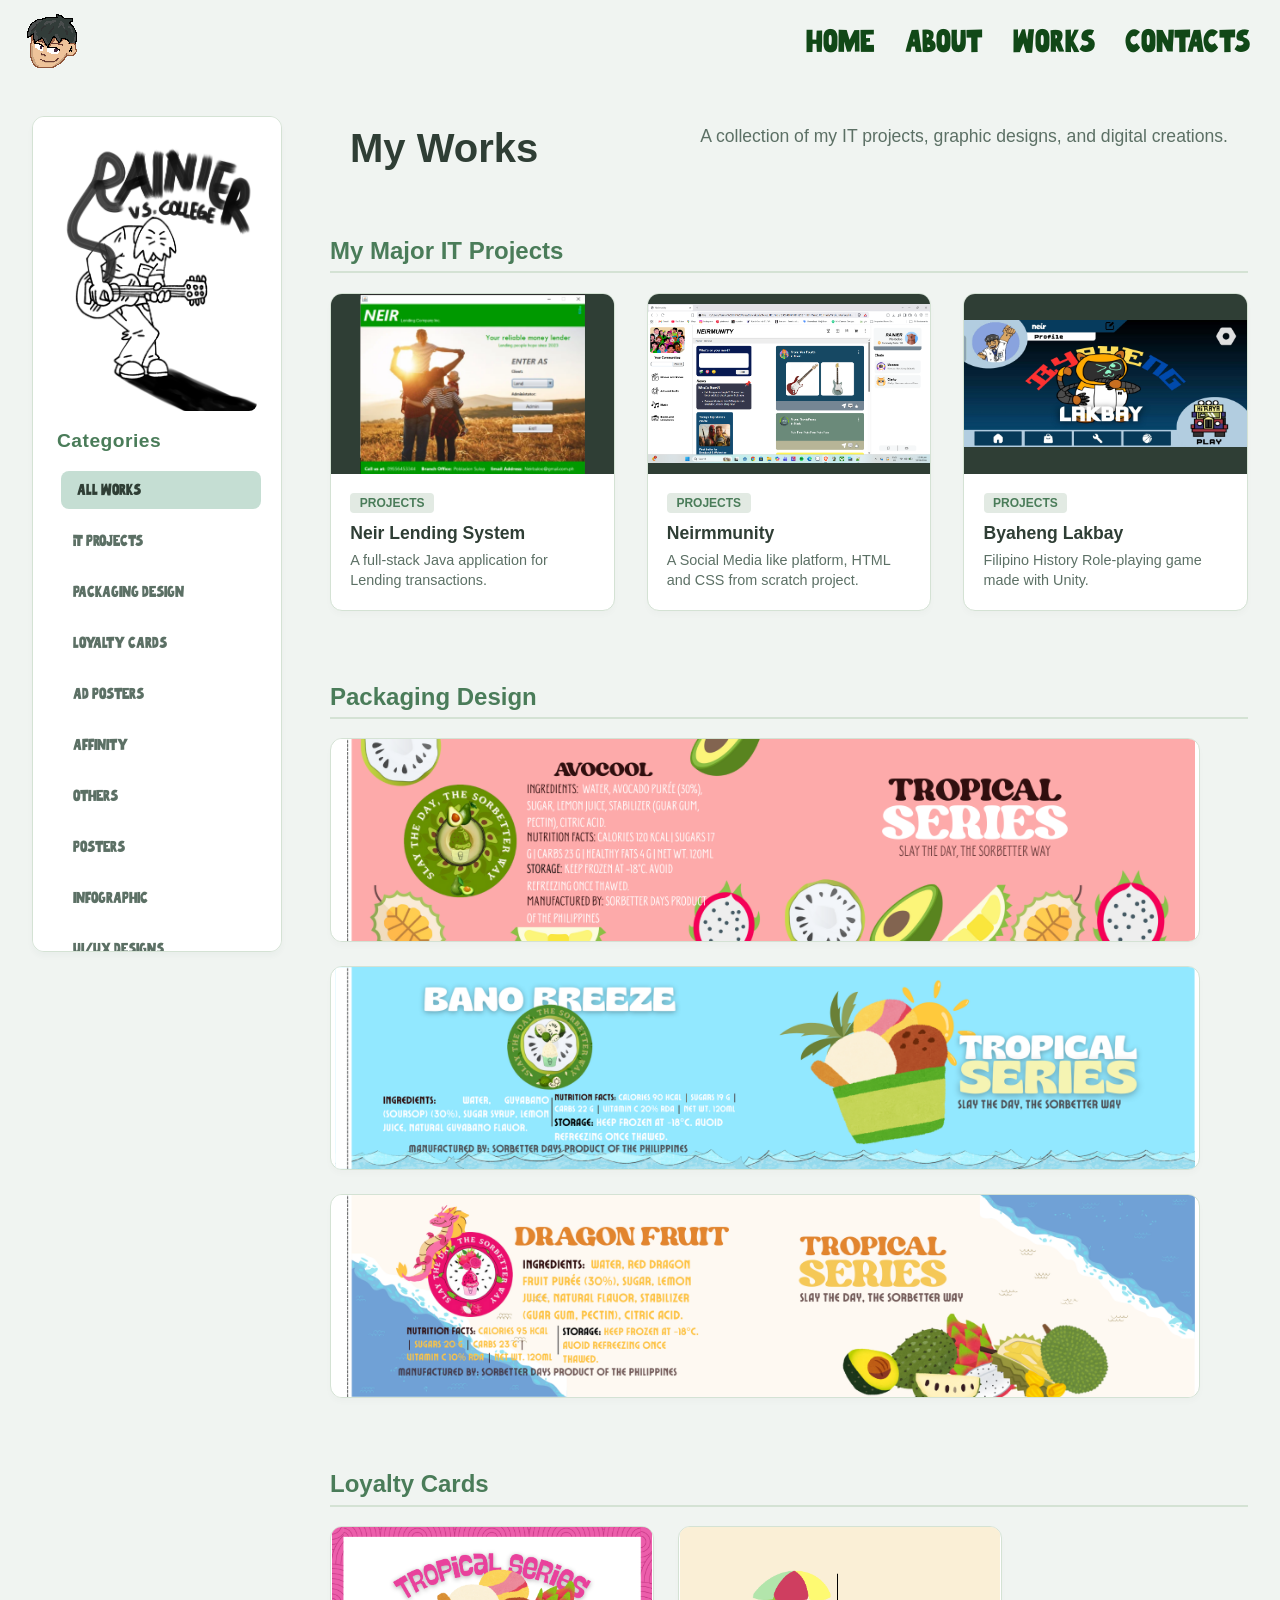
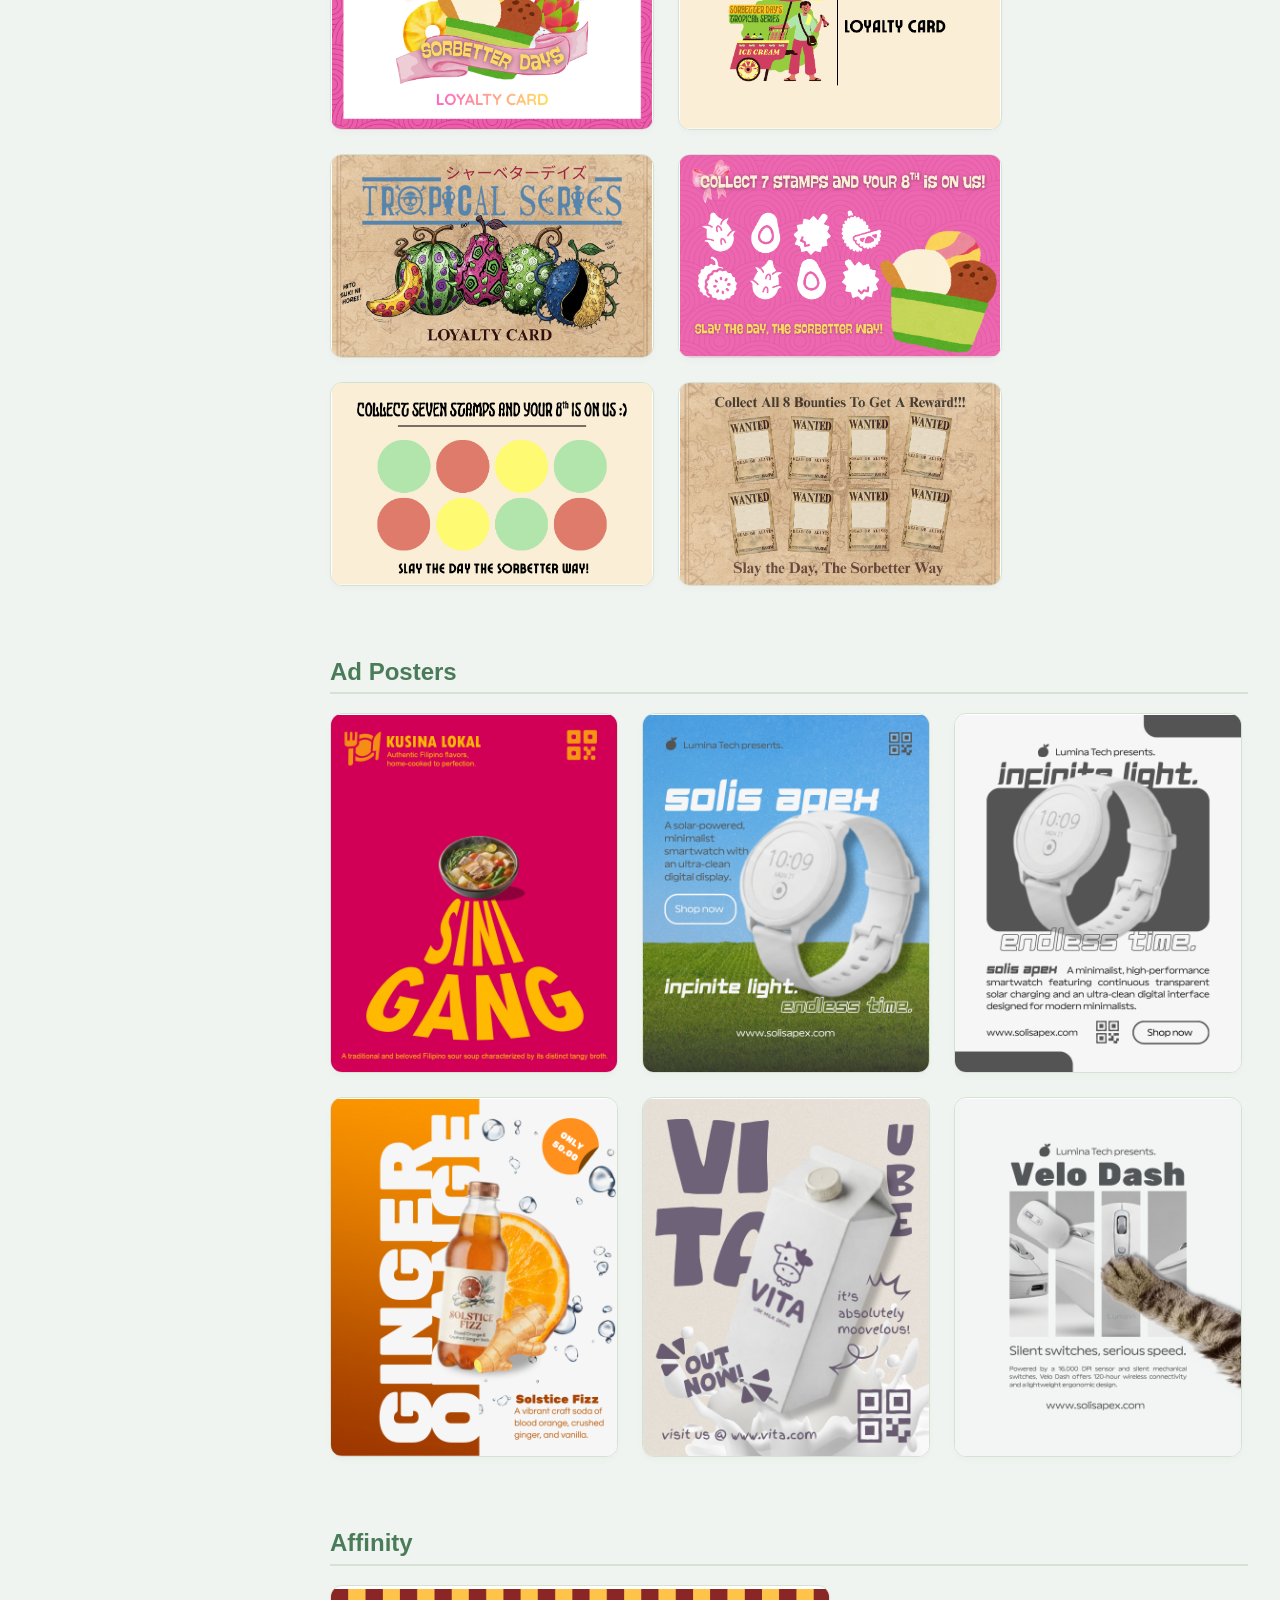
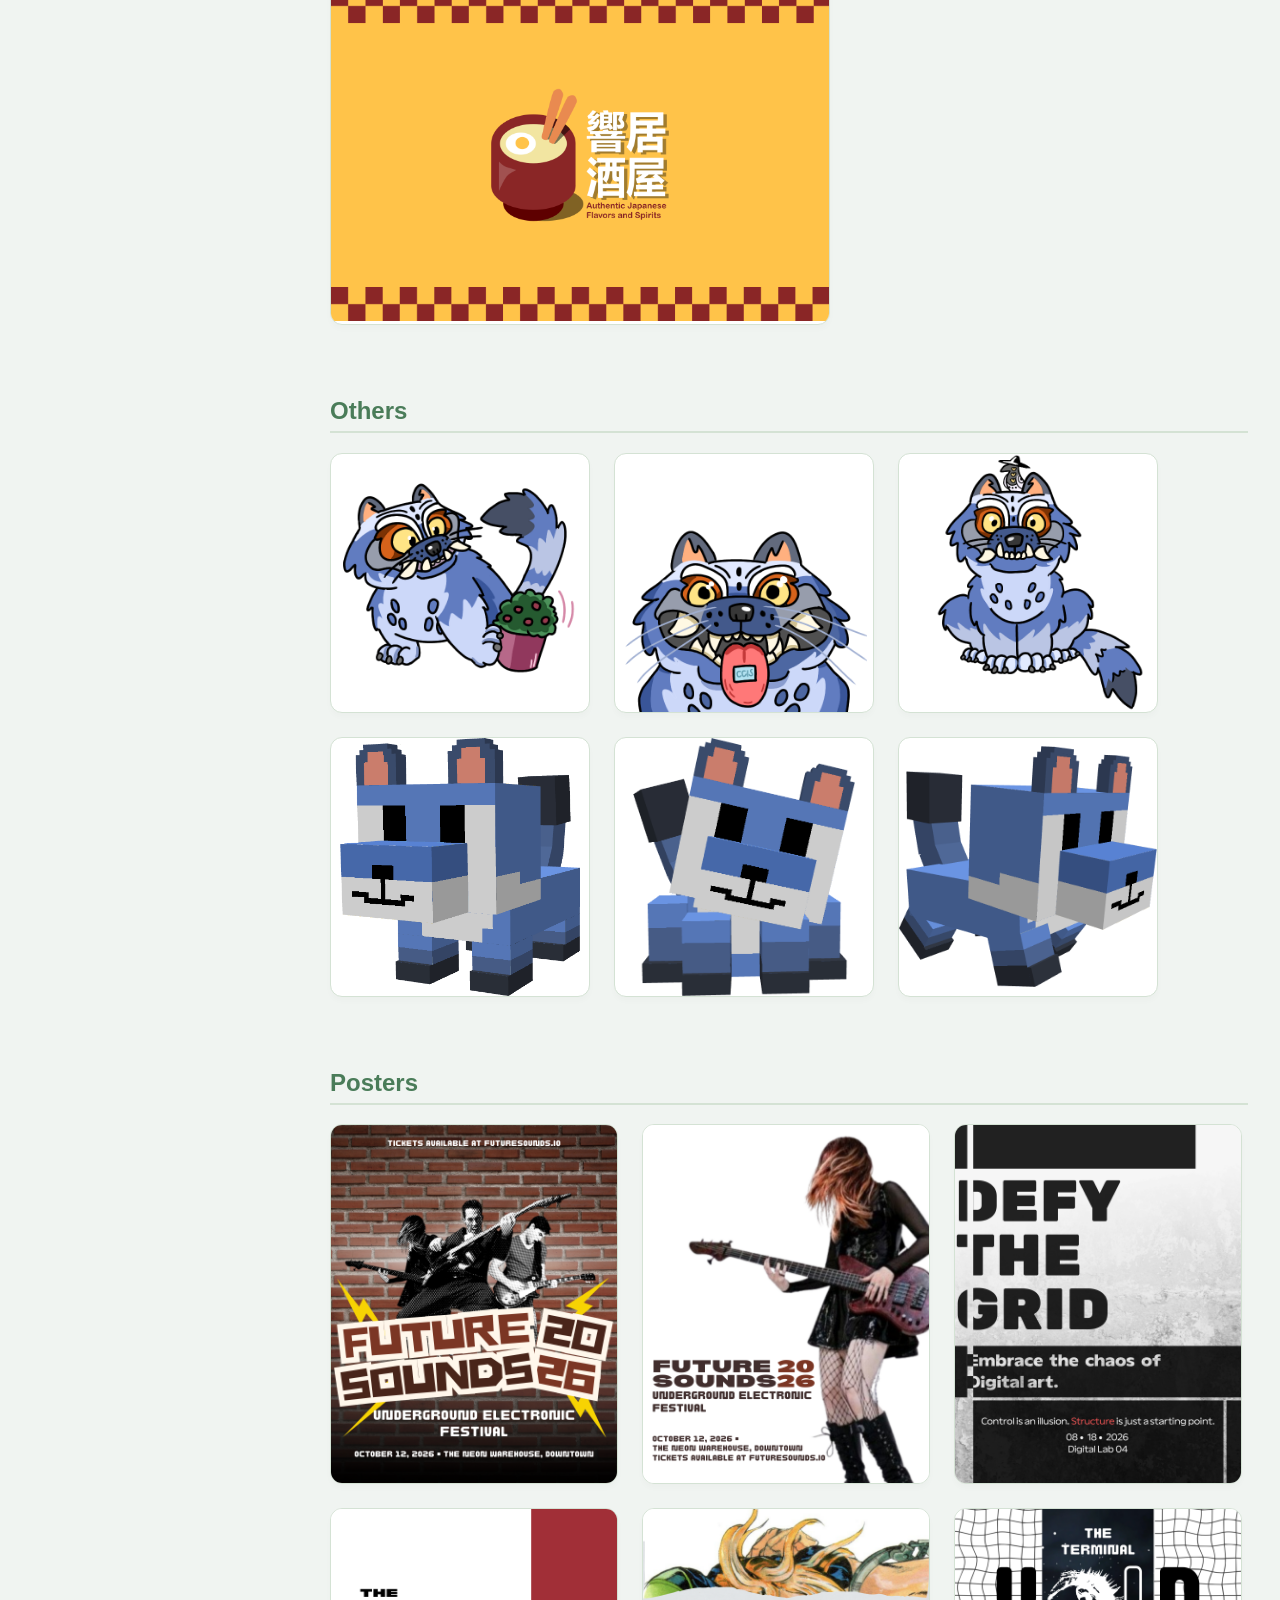
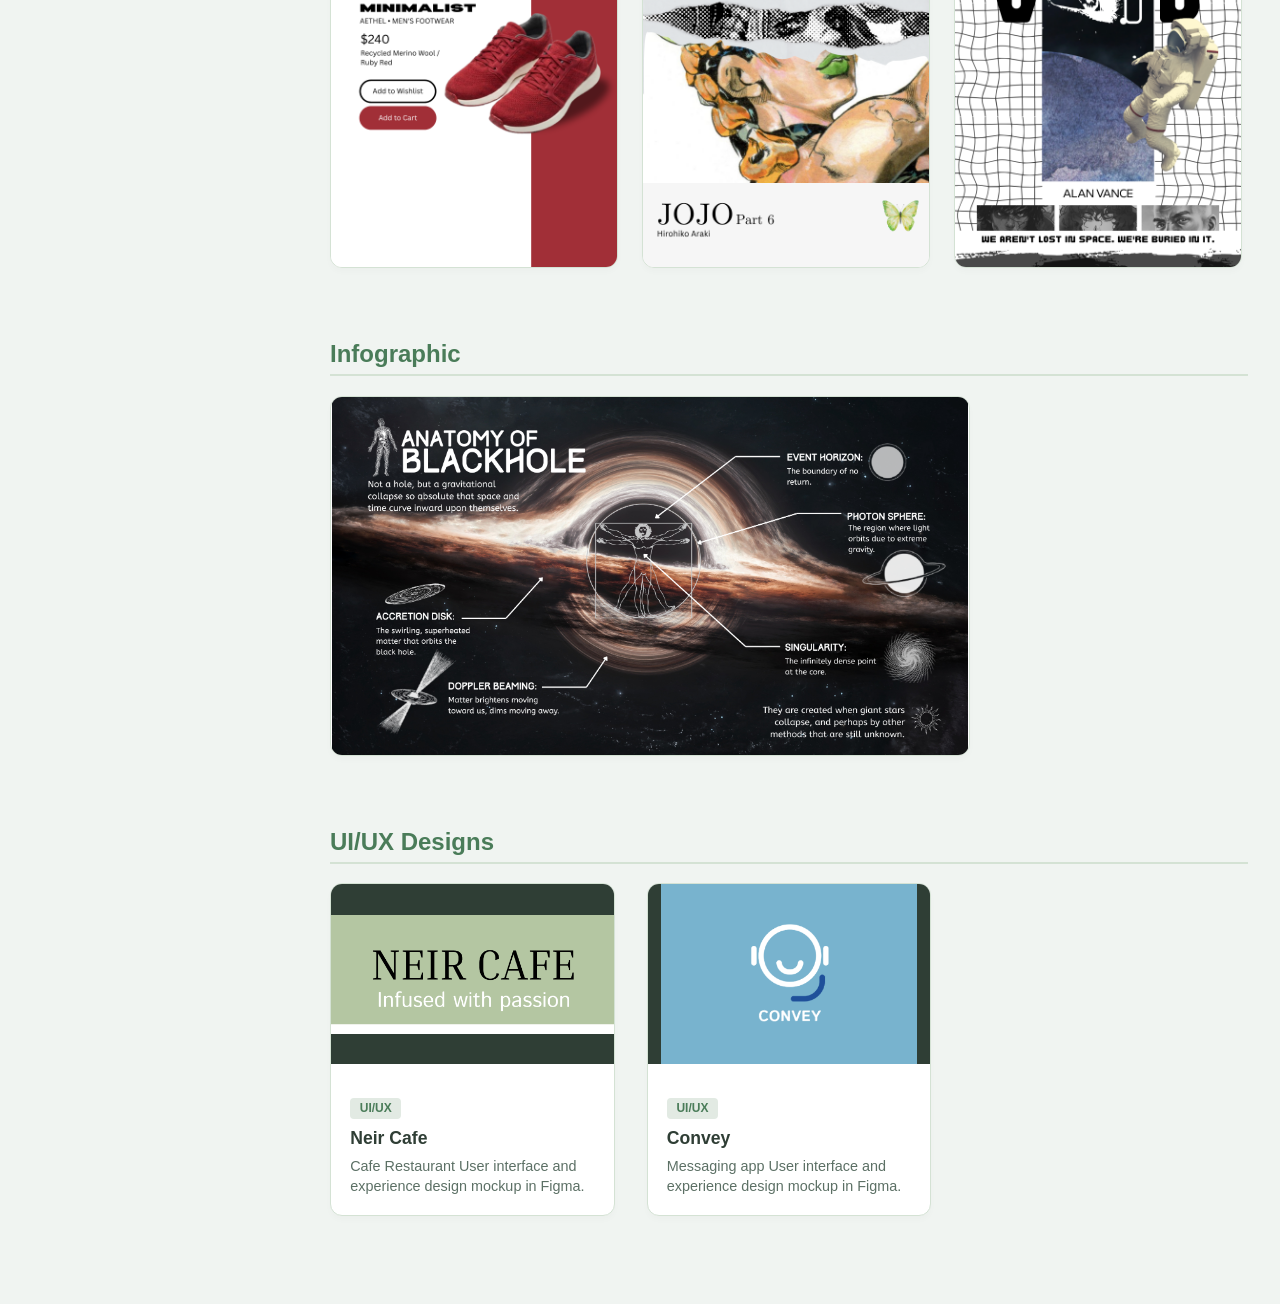
<file: works.html>
<!DOCTYPE html>
<html lang="en">
<head>
    <meta charset="UTF-8">
    <meta name="viewport" content="width=device-width, initial-scale=1.0">
    <title>My Works - Portfolio</title>
    <link rel="stylesheet" href="css/workstyles.css">
	<link rel="icon" href="images/Icon.png">
</head>
<body>

	<header>
			<image class = "NavIcon" src = "images/NeirIcon.png"></image>
			<nav>
				<a href = "index.html">Home</a>
				<a href = "about.html">About</a>
				<a href = "works.html">Works</a>
				<a href = "Contacts.html">Contacts</a>
			</nav>
	</header>

    <div class="portfolio-container">
		
        <!-- Left Sidebar: Clickable Sub-categories -->
        <aside class="sidebar">
		
			<div class="sidebar-image">
                <img src="images/sidebarpfp.png" alt="Portfolio Logo or Profile">
            </div>
			
            <h2 class="sidebar-title">Categories</h2>
            <ul class="category-list">
                <li><a href="#all" class="category-link active">All Works</a></li>
                <li><a href="#projects" class="category-link">IT Projects</a></li>
				<li><a href="#packaging" class="category-link">Packaging Design</a></li>
				<li><a href="#loyalty-cards" class="category-link">Loyalty Cards</a></li>
				<li><a href="#adposters" class="category-link">Ad Posters</a></li>
				<li><a href="#affinity" class="category-link">Affinity</a></li>
				<li><a href="#others" class="category-link">Others</a></li>
                <li><a href="#posters" class="category-link">Posters</a></li>
				<li><a href="#infographic" class="category-link">Infographic</a></li>
                <li><a href="#ui-ux" class="category-link">UI/UX Designs</a></li>
            </ul>
        </aside>

        <!-- Right Main Content: Stacked & Scrollable Sections -->
        <main class="main-content">
            <header class="content-header" id="all">
                <h1>My Works</h1>
                <p>A collection of my IT projects, graphic designs, and digital creations.</p>
            </header>

            <!-- Section: IT Projects -->
            <section id="projects" class="work-section">
                <h2>My Major IT Projects</h2>
                <div class="works-grid">
                    <div class="work-card">
                        <!-- Replace 'images/project1.jpg' with your actual image path -->
                        <div class="work-image">
                            <img src="images/LendingSystem.png" alt="Lending System Preview">
                        </div>
                        <div class="work-info">
                            <span class="tag">Projects</span>
                            <h3>Neir Lending System</h3>
                            <p>A full-stack Java application for Lending transactions.</p>
                        </div>
                    </div>
                    <div class="work-card">
                        <div class="work-image">
                            <img src="images/Neirmmunity.png" alt="Task Automation Tool Preview">
                        </div>
                        <div class="work-info">
                            <span class="tag">Projects</span>
                            <h3>Neirmmunity</h3>
                            <p>A Social Media like platform, HTML and CSS from scratch project.</p>
                        </div>
                    </div>
					 <div class="work-card">
                        <div class="work-image">
                            <img src="images/Capstone.jpg" alt="Task Automation Tool Preview">
                        </div>
                        <div class="work-info">
                            <span class="tag">Projects</span>
                            <h3>Byaheng Lakbay</h3>
                            <p>Filipino History Role-playing game made with Unity.</p>
                        </div>
                    </div>
                </div>
            </section>
			
			<!-- Section: Packaging Designs -->
            <section id="packaging" class="work-section">
                <h2>Packaging Design</h2>
                <div class="packaging-stack">
                    <!-- Packaging Item 1 -->
                    <div class="packaging-card">
                        <img src="images/packaging1.png" alt="Packaging Design 1">
                    </div>
                    <!-- Packaging Item 2 -->
                    <div class="packaging-card">
                        <img src="images/packaging2.png" alt="Packaging Design 2">
                    </div>
                    <!-- Packaging Item 3 -->
                    <div class="packaging-card">
                        <img src="images/packaging3.png" alt="Packaging Design 3">
                    </div>
                </div>
            </section>
			
			<!-- Section: Loyalty Cards -->
            <section id="loyalty-cards" class="work-section">
                <h2>Loyalty Cards</h2>
                <div class="loyalty-row">
                    <!-- Card 1 -->
                    <div class="loyalty-card">
                        <img src="images/loyalty1.png" alt="Loyalty Card Design 1">
                    </div>
                    <!-- Card 4 -->
                    <div class="loyalty-card">
                        <img src="images/loyalty4.png" alt="Loyalty Card Design 4">
                    </div>
                    <!-- Card 3 -->
                    <div class="loyalty-card">
                        <img src="images/loyalty3.png" alt="Loyalty Card Design 3">
                    </div>
					
					
					<!-- Card Back 1 -->
                    <div class="loyalty-card">
                        <img src="images/loyaltyBack1.png" alt="Loyalty Card Design 1">
                    </div>
                   <!-- Card Back 4 -->
                    <div class="loyalty-card">
                        <img src="images/loyaltyBack4.png" alt="Loyalty Card Design 4">
                    </div>
                    <!-- Card Back 3 -->
                    <div class="loyalty-card">
                        <img src="images/loyaltyBack3.png" alt="Loyalty Card Design 3">
                    </div>	
                </div>
            </section>
			
			 <!-- Section: Ad Posters -->
            <section id="adposters" class="work-section">
                <h2>Ad Posters</h2>
                <div class="adposter-grid">
                    <!-- Poster 1 -->
                    <div class="adposter-card">
                        <img src="images/adposter1.jpg" alt="Poster Design 1">
                    </div>
                    <!-- Poster 2 -->
                    <div class="adposter-card">
                        <img src="images/adposter2.png" alt="Poster Design 2">
                    </div>
                    <!-- Poster 3 -->
                    <div class="adposter-card">
                        <img src="images/adposter3.png" alt="Poster Design 3">
                    </div>
                    <!-- Poster 4 -->
                    <div class="adposter-card">
                        <img src="images/adposter4.png" alt="Poster Design 4">
                    </div>
                    <!-- Poster 5 -->
                    <div class="adposter-card">
                        <img src="images/adposter5.png" alt="Poster Design 5">
                    </div>
                    <!-- Poster 6 -->
                    <div class="adposter-card">
                        <img src="images/adposter6.png" alt="Poster Design 6">
                    </div>
                </div>
            </section>
			
				<!-- Section: Affinity -->
            <section id="affinity" class="work-section">
                <h2>Affinity</h2>
                <div class="affinity-container">
                    <div class="affinity-card">
                        <img src="images/affinity-poster.jpg" alt="Affinity Poster Design">
                    </div>
                </div>
            </section>
			
			<!-- Section: Others -->
            <section id="others" class="work-section">
                <h2>Others</h2>
                <div class="others-grid">
                    <!-- Item 1 -->
                    <div class="others-card">
                        <img src="images/other1.png" alt="Other Design 1">
                    </div>
                    <!-- Item 2 -->
                    <div class="others-card">
                        <img src="images/other2.png" alt="Other Design 2">
                    </div>
                    <!-- Item 3 -->
                    <div class="others-card">
                        <img src="images/other3.png" alt="Other Design 3">
                    </div>
                    <!-- Item 4 -->
                    <div class="others-card">
                        <img src="images/other4.png" alt="Other Design 4">
                    </div>
                    <!-- Item 5 -->
                    <div class="others-card">
                        <img src="images/other5.png" alt="Other Design 5">
                    </div>
                    <!-- Item 6 -->
                    <div class="others-card">
                        <img src="images/other6.png" alt="Other Design 6">
                    </div>
                </div>
            </section>

           <!-- Section: Posters -->
            <section id="posters" class="work-section">
                <h2>Posters</h2>
                <div class="poster-grid">
                    <!-- Poster 1 -->
                    <div class="poster-card">
                        <img src="images/poster1.png" alt="Poster Design 1">
                    </div>
                    <!-- Poster 2 -->
                    <div class="poster-card">
                        <img src="images/poster2.png" alt="Poster Design 2">
                    </div>
                    <!-- Poster 3 -->
                    <div class="poster-card">
                        <img src="images/poster3.png" alt="Poster Design 3">
                    </div>
                    <!-- Poster 4 -->
                    <div class="poster-card">
                        <img src="images/poster4.png" alt="Poster Design 4">
                    </div>
                    <!-- Poster 5 -->
                    <div class="poster-card">
                        <img src="images/poster5.png" alt="Poster Design 5">
                    </div>
                    <!-- Poster 6 -->
                    <div class="poster-card">
                        <img src="images/poster6.png" alt="Poster Design 6">
                    </div>
                </div>
            </section>
			
		<!-- Section: Infographic -->
            <section id="infographic" class="work-section">
                <h2>Infographic</h2>
                <div class="infographic-container">
                    <div class="infographic-card">
                        <img src="images/infographic.png" alt="Infographic Design">
                    </div>
                </div>
            </section>

            <!-- Section: UI/UX Designs -->
            <section id="ui-ux" class="work-section">
                <h2>UI/UX Designs</h2>
                <div class="works-grid">
				
                    <a href="https://www.figma.com/design/xU0x4eKznyUBwvESkKfmRC/Perez_HCI?node-id=0-1&t=9LdFA6poBPZhwthK-1" target="_blank" rel="noopener noreferrer" class="work-card-link">
                        <div class="work-card">
                            <div class="work-image">
                                <img src="images/uiux1.png" alt="Mobile Banking App Preview">
                            </div>
                            <div class="work-info">
                                <span class="tag">UI/UX</span>
                               <h3>Neir Cafe</h3>
                                <p>Cafe Restaurant User interface and experience design mockup in Figma.</p>
                            </div>
                        </div>
                    </a>
					
					<a href="https://www.figma.com/design/WKtb8G6hqNGuf8GImkVyOi/convey-figma-project?t=9LdFA6poBPZhwthK-1" target="_blank" rel="noopener noreferrer" class="work-card-link">
                        <div class="work-card">
                            <div class="work-image">
                                <img src="images/uiux2.png" alt="Mobile Banking App Preview">
                            </div>
                            <div class="work-info">
                                <span class="tag">UI/UX</span>
                               <h3>Convey</h3>
                                <p>Messaging app User interface and experience design mockup in Figma.</p>
                            </div>
                        </div>
                    </a>
					
					
                </div>
            </section>
        </main>
    </div>

</body>
</html>
</file>
<file: css/workstyles.css>
/* Global Reset & Base Styles */
@font-face{
	font-family: "freaky";
	src: url("../fonts/freaky.otf");
}

* {
    margin: 0;
    padding: 0;
    box-sizing: border-box;
    font-family: 'Segoe UI', Tahoma, Geneva, Verdana, sans-serif;
}

header{
	display: flex;
	background-color: #306d29;    
	width: 100%;
	box-sizing: border-box;
	padding: 10px 20px; 
	justify-content: space-between; 
	background: transparent !important;
}

header image{
	display: flex;
	justify-content: flex-start;
	align-items: center; 
	
}

nav{
	display: flex;
	justify-content: center;   
	align-items: center;       
	gap: 30px;                 
	padding:10px;   
	
}

a{
	text-decoration: none;
	color: #114817;
	font-family: "freaky";
	font-size: 32px;                
}

body {
    background-color: #f0f4f1; /* Soft off-white/pale sage background */
    color: #2f3e35;            /* Deep forest green-gray for readable text */
    min-height: 100vh;
}

/* Layout Container */
.portfolio-container {
    display: flex;
    max-width: 1400px;
    margin: 0 auto;
    padding: 2rem;
    gap: 3rem;
}

/* Left Sidebar */
/* Update your existing .sidebar style */
.sidebar {
    width: 250px;
    position: sticky;
    top: 2rem;
    max-height: calc(100vh - 4rem); /* Limits height to fit the screen */
    overflow-y: auto;              /* Enables vertical scrolling */
    background: #ffffff;
    padding: 1.5rem;
    border-radius: 12px;
    border: 1px solid #d4e2d4;
    box-shadow: 0 4px 6px rgba(47, 62, 53, 0.03);
}

/* Optional: Custom scrollbar styling for a cleaner look */
.sidebar::-webkit-scrollbar {
    width: 6px;
}

.sidebar::-webkit-scrollbar-track {
    background: transparent;
}

.sidebar::-webkit-scrollbar-thumb {
    background: #d4e2d4;
    border-radius: 4px;
}

.sidebar::-webkit-scrollbar-thumb:hover {
    background: #8fb996;
}

.sidebar-title {
    font-size: 1.2rem;
    margin-bottom: 1.2rem;
    color: #4a7c59; /* Rich pastel green accent */
    letter-spacing: 0.5px;
}

.category-list {
    list-style: none;
    display: flex;
    flex-direction: column;
    gap: 0.8rem;
}

.category-link {
    text-decoration: none;
    color: #5c7065;
    font-size: 1rem;
    display: block;
    padding: 0.6rem 1rem;
    border-radius: 8px;
    transition: all 0.3s ease;
}

.category-link:hover, 
.category-link.active {
    background-color: #c5ded3; /* Soft pastel green highlight */
    color: #2f3e35;
    transform: translateX(4px);
    font-weight: 500;
}

/* Right Main Content */
.main-content {
    flex: 1;
}

.content-header {
    margin-bottom: 2rem;
}

.content-header h1 {
    font-size: 2.5rem;
    margin-bottom: 0.5rem;
    color: #2f3e35;
}

.content-header p {
    color: #5c7065;
    font-size: 1.1rem;
}

/* Works Grid */
.works-grid {
    display: grid;
    grid-template-columns: repeat(auto-fill, minmax(280px, 1fr));
    gap: 2rem;
}

/* Work Card */
.work-card {
    background: #ffffff;
    border-radius: 12px;
    overflow: hidden;
    border: 1px solid #d4e2d4;
    box-shadow: 0 4px 6px rgba(47, 62, 53, 0.02);
    transition: transform 0.3s ease, box-shadow 0.3s ease;
}

.work-card:hover {
    transform: translateY(-6px);
    box-shadow: 0 10px 20px rgba(74, 124, 89, 0.1);
    border-color: #8fb996;
}

.work-image {
    height: 180px;
    background: #2f3e35; /* Dark background to fill any empty letterbox/pillarbox space neatly */
    overflow: hidden;
    display: flex;
    align-items: center;
    justify-content: center;
}

.work-image img {
    width: 100%;
    height: 100%;
    object-fit: contain; /* Ensures the entire photo is fully seen without cutting edges */
    display: block;
}

.work-info {
    padding: 1.2rem;
}

.tag {
    display: inline-block;
    font-size: 0.75rem;
    text-transform: uppercase;
    background: #e2eae3;
    color: #4a7c59;
    padding: 0.2rem 0.6rem;
    border-radius: 4px;
    margin-bottom: 0.6rem;
    font-weight: 600;
}

.work-info h3 {
    font-size: 1.1rem;
    margin-bottom: 0.4rem;
    color: #2f3e35;
}

.work-info p {
    font-size: 0.9rem;
    color: #5c7065;
    line-height: 1.4;
}

/* Enable smooth scrolling across the page */
html {
    scroll-behavior: smooth;
}

/* Style for stacked work sections on the right */
.work-section {
    margin-bottom: 3.5rem;
    padding-top: 1rem; /* Prevents sticky headers from overlapping */
}

.work-section h2 {
    font-size: 1.5rem;
    color: #4a7c59;
    margin-bottom: 1.2rem;
    border-bottom: 2px solid #d4e2d4;
    padding-bottom: 0.4rem;
}

/* Responsive Design for Smaller Screens */
@media (max-width: 768px) {
    .portfolio-container {
        flex-direction: column;
        padding: 1rem;
        gap: 1.5rem;
    }
    
    .sidebar {
        width: 100%;
        position: static;
    }

    .category-list {
        flex-direction: row;
        flex-wrap: wrap;
    }

    .category-link {
        padding: 0.4rem 0.8rem;
        font-size: 0.9rem;
    }
}

/* Packaging Design Stack Layout */
.packaging-stack {
    display: flex;
    flex-direction: column;
    gap: 1.5rem;
}

.packaging-card {
    width: 870px;
    height: 204px;
    background: #ffffff;
    border-radius: 12px;
    overflow: hidden;
    border: 1px solid #d4e2d4;
    box-shadow: 0 4px 6px rgba(47, 62, 53, 0.02);
    transition: transform 0.3s ease, box-shadow 0.3s ease;
}

.packaging-card:hover {
    transform: translateY(-4px);
    box-shadow: 0 10px 20px rgba(74, 124, 89, 0.1);
    border-color: #8fb996;
}

.packaging-card img {
    width: 100%;
    height: 100%;
    object-fit: contain; /* Keeps the full image visible without cutting edges */
    display: block;
}

/* Responsive adjustment for screens smaller than the set width */
@media (max-width: 700px) {
    .packaging-card {
        width: 100%;
        height: auto;
        max-height: 200px;
    }
}

/* Loyalty Cards Row Layout */
.loyalty-row {
    display: flex;
    gap: 1.5rem;
    flex-wrap: wrap;
}

.loyalty-card {
    width: 324px;
    height: 204px;
    background: #ffffff;
    border-radius: 12px;
    overflow: hidden;
    border: 1px solid #d4e2d4;
    box-shadow: 0 4px 6px rgba(47, 62, 53, 0.02);
    transition: transform 0.3s ease, box-shadow 0.3s ease;
}

.loyalty-card:hover {
    transform: translateY(-4px);
    box-shadow: 0 10px 20px rgba(74, 124, 89, 0.1);
    border-color: #8fb996;
}

.loyalty-card img {
    width: 100%;
    height: 100%;
    object-fit: contain; /* Keeps the full image visible without cutting edges */
    display: block;
}

/* Responsive adjustment for smaller screens */
@media (max-width: 1050px) {
    .loyalty-row {
        justify-content: center;
    }
}

/* AdPoster 3x2 Grid Layout (Scaled Down) */
.adposter-grid {
    display: grid;
    grid-template-columns: repeat(3, 288px);
    gap: 1.5rem;
    justify-content: start;
}

.adposter-card {
    width: 288px;
    height: 360px;
    background: #ffffff;
    border-radius: 12px;
    overflow: hidden;
    border: 1px solid #d4e2d4;
    box-shadow: 0 4px 6px rgba(47, 62, 53, 0.02);
    transition: transform 0.3s ease, box-shadow 0.3s ease;
}

.adposter-card:hover {
    transform: translateY(-4px);
    box-shadow: 0 10px 20px rgba(74, 124, 89, 0.1);
    border-color: #8fb996;
}

.adposter-card img {
    width: 100%;
    height: 100%;
    object-fit: contain; /* Keeps the full poster visible without cutting edges */
    display: block;
}

/* Responsive adjustment for smaller screens */
@media (max-width: 1000px) {
    .adposter-grid {
        grid-template-columns: repeat(auto-fill, minmax(220px, 1fr));
        justify-content: center;
    }
    
    .adposter-card {
        width: 100%;
        height: auto;
        aspect-ratio: 4 / 5;
    }
}

/* Poster 3x2 Grid Layout (Scaled Down) */
.poster-grid {
    display: grid;
    grid-template-columns: repeat(3, 288px);
    gap: 1.5rem;
    justify-content: start;
}

.poster-card {
    width: 288px;
    height: 360px;
    background: #ffffff;
    border-radius: 12px;
    overflow: hidden;
    border: 1px solid #d4e2d4;
    box-shadow: 0 4px 6px rgba(47, 62, 53, 0.02);
    transition: transform 0.3s ease, box-shadow 0.3s ease;
}

.poster-card:hover {
    transform: translateY(-4px);
    box-shadow: 0 10px 20px rgba(74, 124, 89, 0.1);
    border-color: #8fb996;
}

.poster-card img {
    width: 100%;
    height: 100%;
    object-fit: contain; /* Keeps the full poster visible without cutting edges */
    display: block;
}

/* Responsive adjustment for smaller screens */
@media (max-width: 1000px) {
    .poster-grid {
        grid-template-columns: repeat(auto-fill, minmax(220px, 1fr));
        justify-content: center;
    }
    
    .poster-card {
        width: 100%;
        height: auto;
        aspect-ratio: 4 / 5;
    }
}

/* Others Square 3x2 Grid Layout */
.others-grid {
    display: grid;
    grid-template-columns: repeat(3, 260px);
    gap: 1.5rem;
    justify-content: start;
}

.others-card {
    width: 260px;
    height: 260px; /* Equal width and height makes it square */
    background: #ffffff;
    border-radius: 12px;
    overflow: hidden;
    border: 1px solid #d4e2d4;
    box-shadow: 0 4px 6px rgba(47, 62, 53, 0.02);
    transition: transform 0.3s ease, box-shadow 0.3s ease;
}

.others-card:hover {
    transform: translateY(-4px);
    box-shadow: 0 10px 20px rgba(74, 124, 89, 0.1);
    border-color: #8fb996;
}

.others-card img {
    width: 100%;
    height: 100%;
    object-fit: contain; /* Keeps the full image visible without cutting edges */
    display: block;
}

/* Responsive adjustment for smaller screens */
@media (max-width: 900px) {
    .others-grid {
        grid-template-columns: repeat(auto-fill, minmax(200px, 1fr));
        justify-content: center;
    }
    
    .others-card {
        width: 100%;
        height: auto;
        aspect-ratio: 1 / 1;
    }
}

/* Affinity Section Single Poster Layout */
.affinity-container {
    display: flex;
    justify-content: start;
}

.affinity-card {
    width: 500px;
    height: 340px; /* Scales down cleanly while maintaining a 3:4 portrait ratio */
    background: #ffffff;
    border-radius: 12px;
    overflow: hidden;
    border: 1px solid #d4e2d4;
    box-shadow: 0 4px 6px rgba(47, 62, 53, 0.02);
    transition: transform 0.3s ease, box-shadow 0.3s ease;
}

.affinity-card:hover {
    transform: translateY(-4px);
    box-shadow: 0 10px 20px rgba(74, 124, 89, 0.1);
    border-color: #8fb996;
}

.affinity-card img {
    width: 100%;
    height: 100%;
    object-fit: contain; /* Keeps the full image visible without cutting edges */
    display: block;
}

/* Responsive adjustment for smaller screens */
@media (max-width: 500px) {
    .affinity-card {
        width: 100%;
        height: auto;
        aspect-ratio: 3 / 4;
    }
}

/* Infographic Section Single Widescreen Layout */
.infographic-container {
    display: flex;
    justify-content: start;
}

.infographic-card {
    width: 640px;
    height: 360px; /* Maintains the 16:9 widescreen ratio (2000x1125 scaled down) */
    background: #ffffff;
    border-radius: 12px;
    overflow: hidden;
    border: 1px solid #d4e2d4;
    box-shadow: 0 4px 6px rgba(47, 62, 53, 0.02);
    transition: transform 0.3s ease, box-shadow 0.3s ease;
}

.infographic-card:hover {
    transform: translateY(-4px);
    box-shadow: 0 10px 20px rgba(74, 124, 89, 0.1);
    border-color: #8fb996;
}

.infographic-card img {
    width: 100%;
    height: 100%;
    object-fit: contain; /* Keeps the full graphic visible without cutting edges */
    display: block;
}

/* Responsive adjustment for smaller screens */
@media (max-width: 700px) {
    .infographic-card {
        width: 100%;
        height: auto;
        aspect-ratio: 16 / 9;
    }
}

/* Sidebar Image Styling */
.sidebar-image {
    width: 100%;
    height: auto;
    margin-bottom: 1.2rem;
    border-radius: 8px;
    overflow: hidden;
}

.sidebar-image img {
    width: 100%;
    height: auto;
    display: block;
    object-fit: cover;
}
</file>
